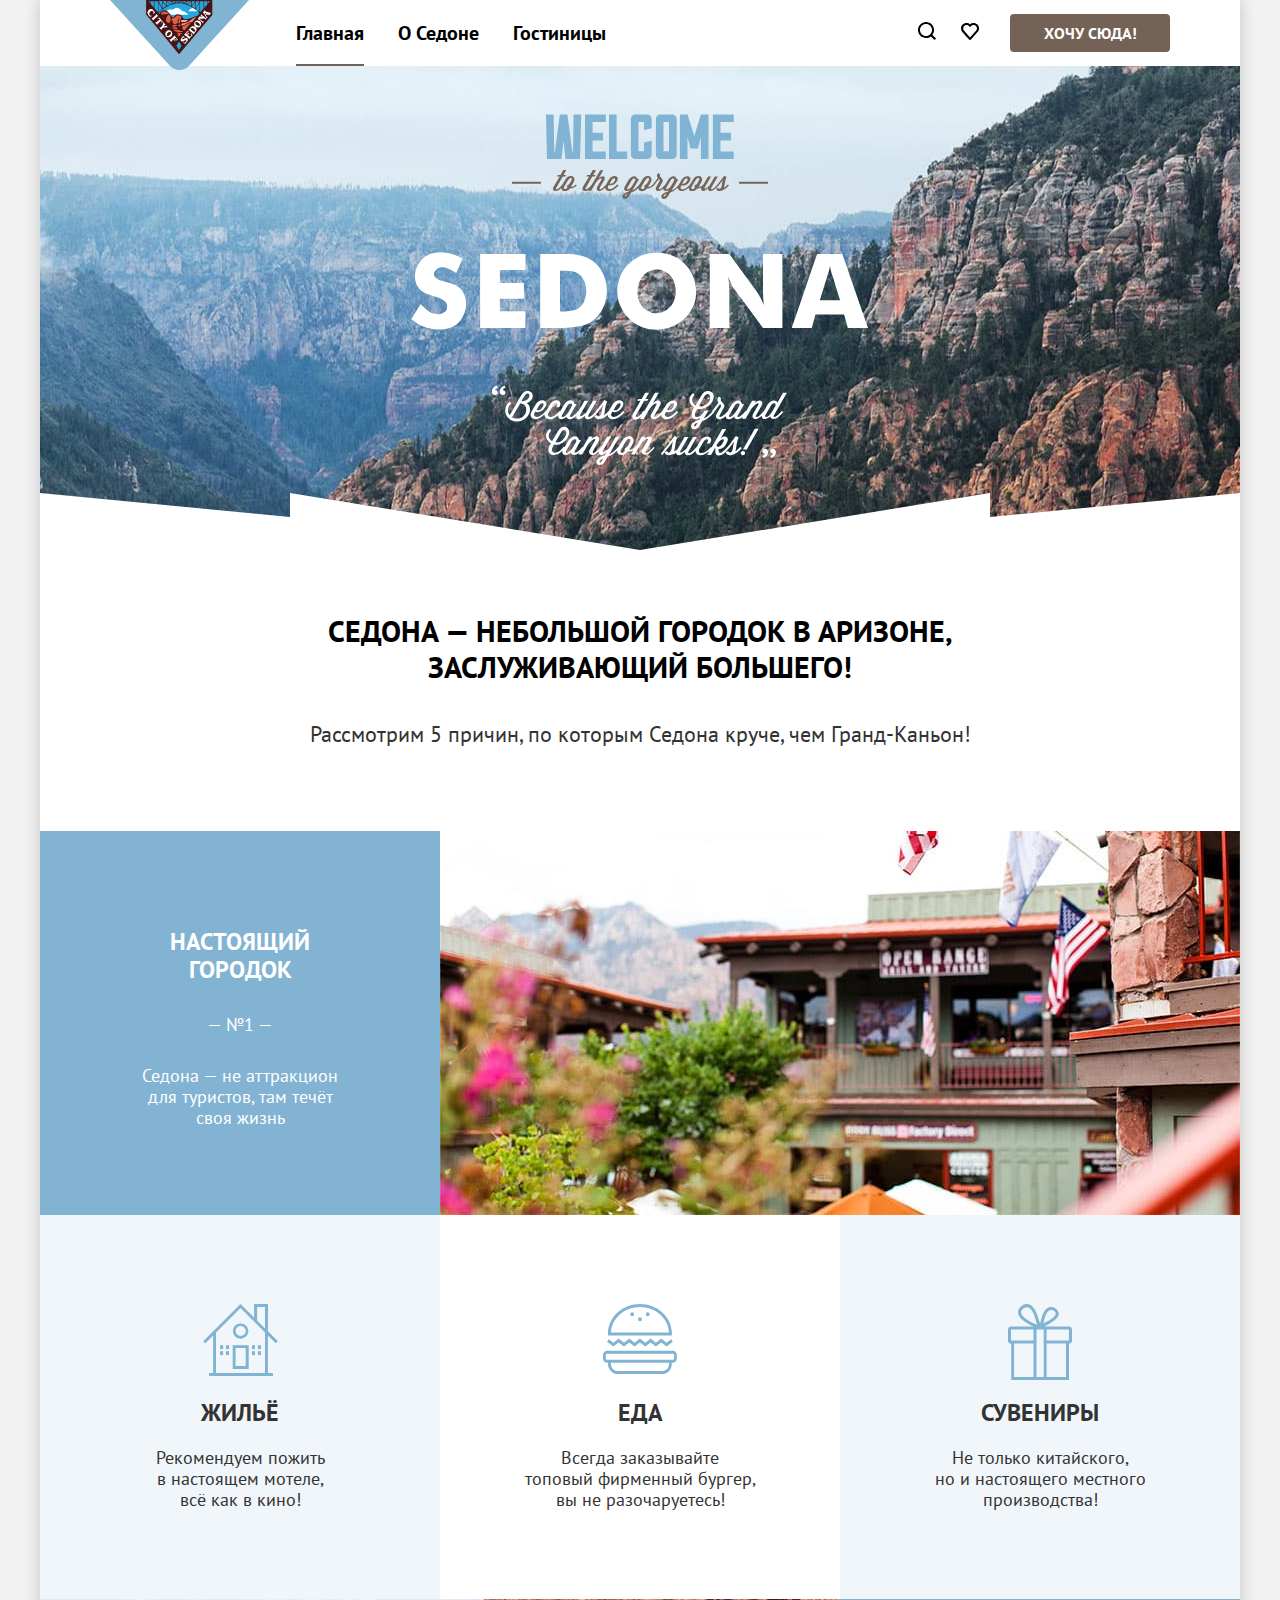
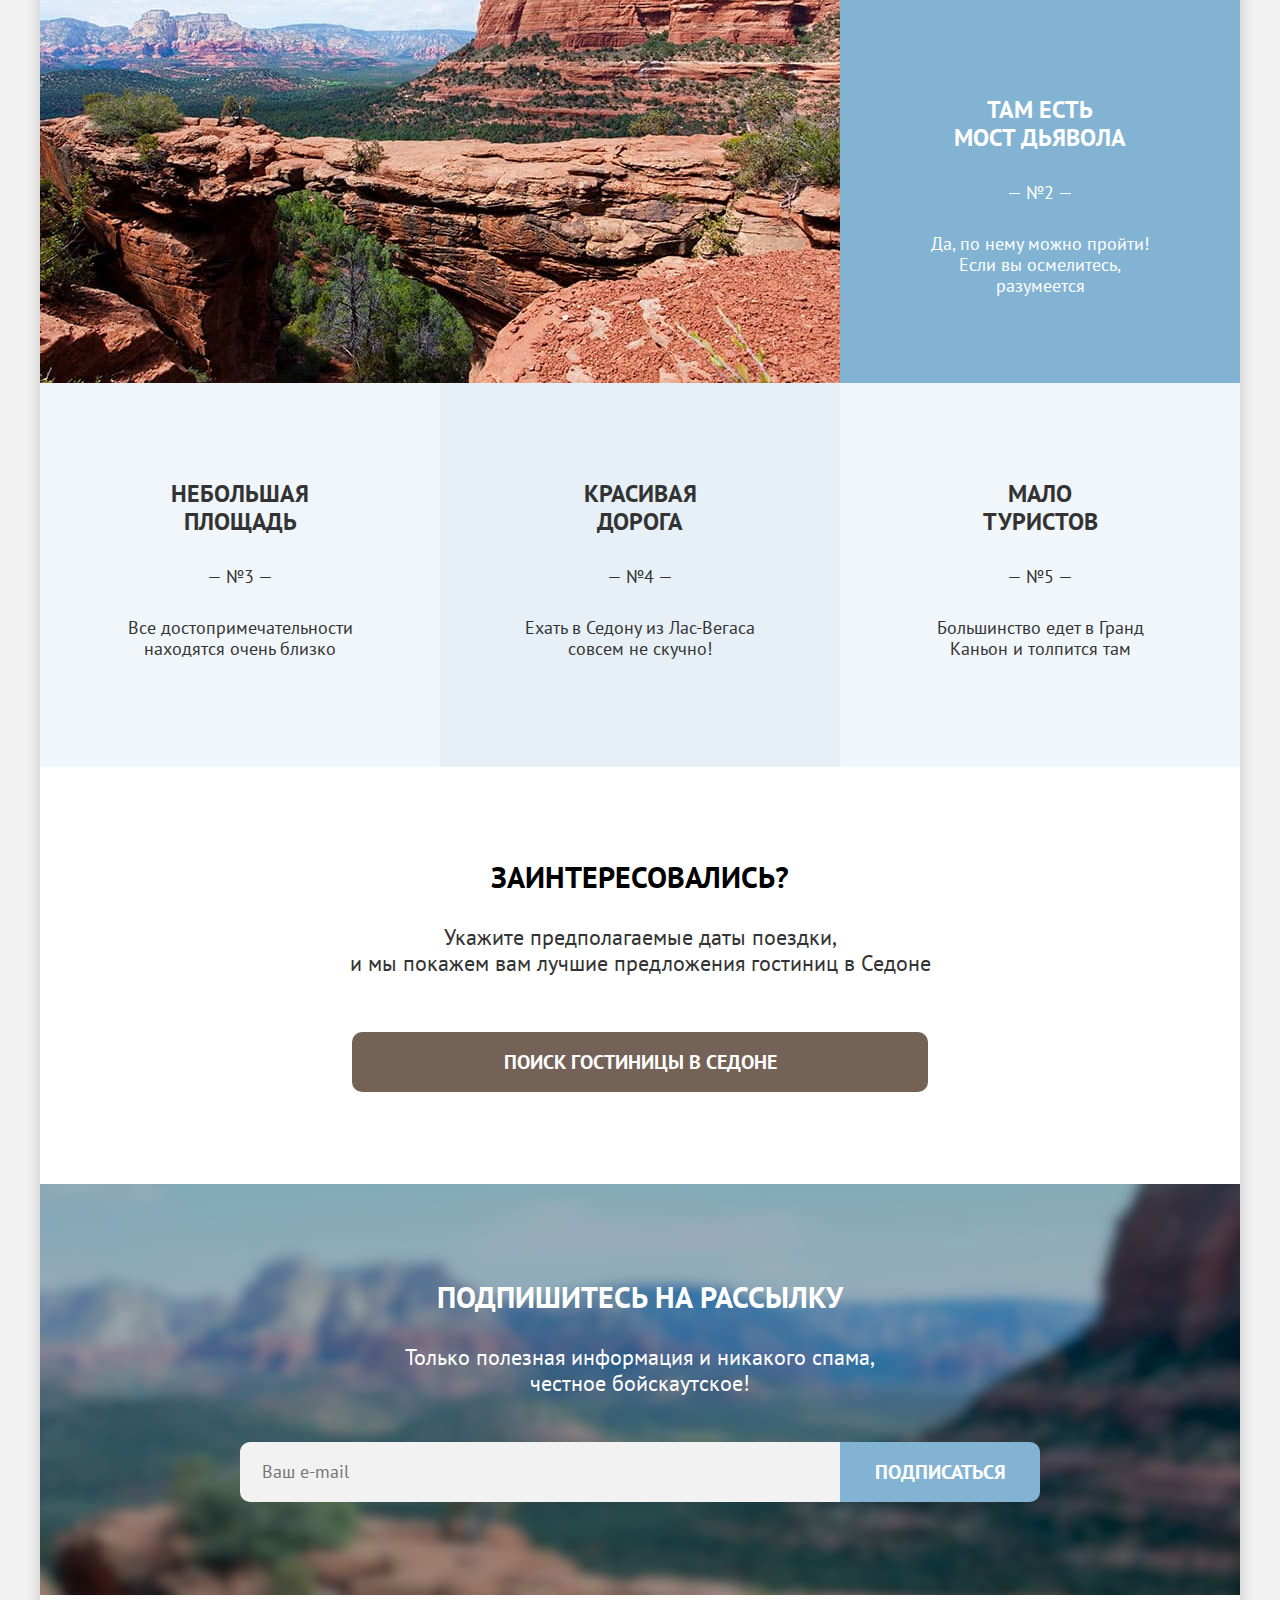
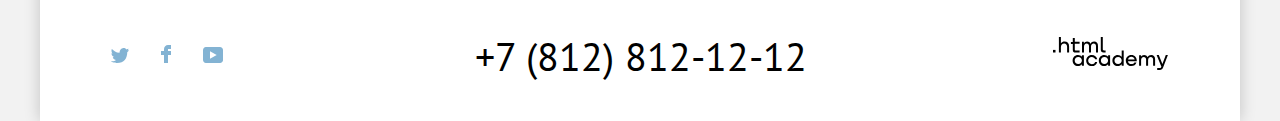
<file: index.html>
<!DOCTYPE html>
<html class="page" lang="ru">
  <head>
    <meta charset="utf-8">
    <link rel="stylesheet" href="./css/style.css">
    <link rel="icon" href="favicon.ico">
    <title>Курортный город Седона</title>
  </head>
  <body class="page__body">
    <header class="main-header">
      <nav class="navigation">
        <a class="navigation__logo" href="./index.html">
          <img class="navigation__image" src="./images/logo.svg" width="139" height="70" alt="Логотип Седоны">
        </a>

        <ul class="navigation__list">
          <li class="navigation__item">
            <a class="navigation__link navigation__link--current" href="#">Главная</a>
          </li>
          <li class="navigation__item">
            <a class="navigation__link" href="#">О Седоне</a>
          </li>
          <li class="navigation__item">
            <a class="navigation__link" href="./catalog.html">Гостиницы</a>
          </li>
        </ul>

        <ul class="navigation__list user-menu">
          <li class="user-menu__item">
            <a class="user-menu__link" href="#">
              <span class="visually-hidden">Поиск</span>
              <svg width="19" height="19" viewBox="0 0 19 19" aria-hidden="true">
              <path d="M18.0511 16.6L14.3406 12.9C15.3434 11.6 16.0454 9.9 16.0454 8C16.0454 3.6 12.4352 0 8.02271 0C3.61022 0 0 3.7 0 8.1C0 12.5 3.61022 16.1 8.02271 16.1C9.82781 16.1 11.5326 15.5 12.9366 14.4L16.6471 18.1L18.0511 16.6ZM8.02271 14.1C4.71334 14.1 2.00568 11.4 2.00568 8.1C2.00568 4.8 4.71334 2.1 8.02271 2.1C11.3321 2.1 14.0397 4.8 14.0397 8.1C14.0397 11.4 11.3321 14.1 8.02271 14.1Z" />
              </svg>  
            </a>
          </li>
          <li class="user-menu__item user-menu__item--icon">
            <a class="user-menu__link" href="#">
              <span class="visually-hidden">Избранное</span>
              <svg width="19" height="17" viewBox="0 0 19 17" aria-hidden="true">
                <path d="M8.92526 17C8.62441 17 8.32356 16.9 8.12299 16.6C2.70766 10.5 1.40397 9.1 1.10312 8.7C0.401135 7.8 0 6.6 0 5.4C0 2.4 2.40681 0 5.51561 0C6.8193 0 8.02271 0.5 9.02554 1.3C10.0284 0.5 11.3321 0 12.5355 0C15.544 0 18.0511 2.4 18.0511 5.4C18.0511 6.7 17.5497 7.9 16.7474 8.8L9.72753 16.7C9.52696 16.9 9.3264 17 8.92526 17ZM2.90823 7.5C3.20908 7.9 6.41816 11.5 9.02554 14.4L15.2431 7.4C15.7446 6.9 15.9451 6.2 15.9451 5.4C15.9451 3.6 14.4409 2.1 12.6358 2.1C11.6329 2.1 10.6301 2.6 9.9281 3.4C9.62725 3.7 9.3264 3.8 9.02554 3.8C8.72469 3.8 8.42384 3.6 8.22327 3.4C7.52129 2.6 6.51845 2.1 5.51561 2.1C3.7105 2.1 2.20624 3.6 2.20624 5.4C2.10596 6.3 2.5071 7 2.90823 7.5C2.80795 7.5 2.80795 7.5 2.90823 7.5Z" />
              </svg>
              <span class="user-menu__count-icon user-menu__count-icon-close">12</span>
            </a>
          </li>
          <li class="navigation__button">
            <a class="user-menu__button" href="#">Хочу сюда!</a>
          </li>
        </ul>
      </nav>
    </header> 
    <main class="page-main">
      <div class="main-promo">
        <h1 class="visually-hidden">Туристический город Седона</h1>
      </div>

      <section class="advantages">
        <div class="advantages__content">
          <p class="section-title">Седона — небольшой городок в Аризоне, заслуживающий большего!</p>
          <p class="section-description">Рассмотрим 5 причин, по которым Седона круче, чем Гранд-Каньон!</p>
        </div>
      
        <ul class="advantsges__list">
          <li class="list__item">
            <div class="list__description">
              <h3 class="advantages-title">Настоящий<br>городок</h3>
              <p class="advantages-text advantages-number">— №1 —</p>
              <p class="advantages-text">Седона — не аттракцион<br>для туристов, там течёт<br>своя жизнь</p>
            </div>
          </li>
          <li class="list__img">
            <img class="advantages-img" src="./images/content/real-city.jpg" width="800" height="384" alt="Фото города Седона с заведенями">
          </li>
          <li class="list__item list__item-house">
            <div class="list__description">
              <h4 class="advantages-title">Жильё</h4>
              <p class="advantages-text">Рекомендуем пожить<br>в настоящем мотеле,<br>всё как в кино!</p>
            </div>
          </li>
          <li class="list__item list__item-food">
            <div class="list__description">
              <h4 class="advantages-title">Еда</h4>
              <p class="advantages-text">Всегда заказывайте<br>топовый фирменный бургер,<br>вы не разочаруетесь!</p>
            </div>
          </li>
          <li class="list__item list__item-present">
            <div class="list__description">
              <h4 class="advantages-title">Сувениры</h4>
              <p class="advantages-text">Не только китайского,<br>но и настоящего местного<br>производства!</p>
            </div>
          </li>
          <li class="list__img">
            <img class="advantages-img" src="./images/content/devil-bridge.jpg" width="800" height="384" alt="Фото Моста дьявола: природного каменного моста между скалами">
          </li>
          <li class="list__item">
            <div class="list__description">
              <h3 class="advantages-title">Там есть<br>мост дьявола</h3>
              <p class="advantages-text advantages-number">— №2 —</p>
              <p class="advantages-text">Да, по нему можно пройти!<br>Если вы осмелитесь,<br>разумеется</p>
            </div>
          </li>
          <li class="list__item">
            <div class="list__description">
              <h3 class="advantages-title">Небольшая<br>площадь</h3>
              <p class="advantages-text advantages-number">— №3 —</p>
              <p class="advantages-text">Все достопримечательности<br> находятся очень близко</p>
            </div>
          </li>
          <li class="list__item">
            <div class="list__description">
              <h3 class="advantages-title">Красивая<br>дорога</h3>
              <p class="advantages-text advantages-number">— №4 —</p>
              <p class="advantages-text">Ехать в Седону из Лас-Вегаса<br> совсем не скучно!</p>
            </div>
          </li>
          <li class="list__item">
            <div class="list__description">
              <h3 class="advantages-title">Мало<br>туристов</h3>
              <p class="advantages-text advantages-number">— №5 —</p>
              <p class="advantages-text">Большинство едет в Гранд<br>Каньон и толпится там</p>
            </div>
          </li>
        </ul>
      </section>
      <section class="search">
        <h2 class="visually-hidden">Поиск гостиниц</h2>
        <p class="section-title search-title">Заинтересовались?</p>
        <p class="section-description search-description">Укажите предполагаемые даты поездки,<br>и мы покажем вам лучшие предложения гостиниц в Седоне</p>
        <a class="search-button" href="#">Поиск гостиницы в Седоне</a>
      </section>
      <section class="subscribe">
        <h2 class="section-title subscribe-title">Подпишитесь на рассылку</h2>
        <p class="section-description subscribe-description">Только полезная информация и никакого спама,<br>честное бойскаутское!</p>
        <form class="subscribe-form" action="https://echo.htmlacademy.ru/" method="post">
          <label class="subscribe-form__label">
            <input class="subscribe-form__input" type="email" name="email" placeholder="Ваш e-mail">
            <span class="visually-hidden">Ваш e-mail</span>
          </label>
          <button class="subscribe-form__button" type="submit">Подписаться</button>
        </form>
      </section>
    </main>
    <footer class="page-footer">
      <ul class="social">
        <li class="social__item">
          <a class="social__link" href="#">
            <span class="visually-hidden">Твиттер</span>
            <svg class="social__icon" width="18" height="15" viewBox="0 0 18 15" aria-hidden="true">
              <path d="M11.6 0.200056C13.4 -0.299944 14.8 0.500056 15.4 1.40006C16.1 1.20006 16.8 0.900056 17.5 0.700056C17.5 1.60006 16.9 2.20006 16.6 2.50006C17.3 2.60006 18 1.90006 18 1.90006C17.8 2.90006 16.9 3.70006 16.3 3.90006C16.1 10.7001 13 15.1001 5.7 15.0001C5.1 15.0001 5.8 15.0001 5.2 15.0001C4.8 15.0001 0.8 14.5001 0 13.1001C2.4 13.3001 4.1 12.7001 5 11.9001C4 11.6001 2.1 11.5001 1.8 9.00006C2.2 9.10006 2.4 9.20006 3.1 9.10006C1.8 8.30006 0.4 7.50006 0.5 5.30006C0.8 5.60006 1.6 5.80006 1.9 5.80006C1.1 5.60006 -0.2 2.50006 0.9 0.900056C2.8 2.80006 4.9 4.50006 8.5 4.70006C8.7 2.30006 9.7 0.800056 11.6 0.200056Z" />
            </svg>
          </a>
        </li>
        <li class="social__item">
          <a class="social__link" href="#">
            <span class="visually-hidden">Фейсбук</span>
            <svg class="social__icon" width="10" height="18" viewBox="0 0 10 18" aria-hidden="true">
              <path d="M7 0C4.8 0 3 1.8 3 4V6H0V10H3V18H7V10H10V6H7V4H10V0H7Z" />
            </svg>
          </a>
        </li>
        <li class="social__item">
          <a class="social__link" href="#">
            <span class="visually-hidden">Ютьюб</span>
            <svg class="social__icon" width="20" height="16" viewBox="0 0 20 16" aria-hidden="true">
              <path d="M17 0H2.9C1.2 0 0 1.5 0 3.2V12.7C0 14.5 1.2 16 2.9 16H17.2C18.7 16 20.1 14.5 20.1 12.8V3.2C19.9 1.5 18.7 0 17 0ZM7 11.8V4.2L13.7 8L7 11.8Z" />
            </svg>
          </a>
        </li>
      </ul>

      <a class="footer-phone" href="tel:+78128121212">+7 (812) 812-12-12</a>

      <a class="footer-developer" href="https://htmlacademy.ru/">
        <span class="visually-hidden">Разработано HTML Academy</span>
        <svg class="footer-developer-img" width="115" height="33" viewBox="0 0 115 33" aria-hidden="true">
          <path d="M0 12.9V15.5H2.5V12.9H0Z" />
          <path d="M11.6 4.5C10 4.5 8.8 5.2 8 6.2H7.9V0H5.9V15.5H7.9V10.2C7.9 8.1 9.2 6.6 11.2 6.6C13 6.6 14.1 8 14.1 9.8V15.5H16.1V9.4C16.2 6.4 14.3 4.5 11.6 4.5Z" />
          <path d="M26.6 4.8H21.8V1.1H19.8V4.9H17.9V6.9H19.8V12.9C19.8 14.6 20.8 15.6 22.5 15.6H26.6V13.6H22.9C22.2 13.6 21.8 13.2 21.8 12.5V6.8H26.6V4.8Z" />
          <path d="M41.1 4.6C39.5 4.6 38.2 5.4 37.6 6.7H37.5C36.9 5.5 35.7 4.6 34.1 4.6C32.7 4.6 31.6 5.4 31 6.4H30.9V4.8H29V15.4H31V10C31 8 32 6.5 33.6 6.5C35.1 6.5 36 7.5 36 9.1V15.4H38V9.8C38 7.4 39.4 6.5 40.6 6.5C42.1 6.5 43 7.5 43 9.1V15.4H45V8.9C45.1 6.4 43.6 4.6 41.1 4.6Z" />
          <path d="M47.8 12.7C47.8 14.4 48.8 15.4 50.6 15.4H52.6V13.4H50.9C50.2 13.4 49.8 13 49.8 12.3V0H47.8V12.7Z" />
          <path d="M28.9 19.7C28 18.6 26.7 17.9 25 17.9C21.9 17.9 19.6 20.2 19.6 23.5C19.6 26.8 21.9 29.1 25 29.1C26.8 29.1 28 28.3 28.8 27.2H28.9V28.8H30.9V18.2H28.9V19.7ZM25.3 27.1C23.1 27.1 21.7 25.5 21.7 23.5C21.7 21.5 23.1 19.9 25.3 19.9C27.5 19.9 28.9 21.5 28.9 23.5C28.9 25.4 27.5 27.1 25.3 27.1Z" />
          <path d="M44.2 22C43.7 19.6 41.6 17.9 38.8 17.9C35.4 17.9 33.2 20.4 33.2 23.5C33.2 26.6 35.4 29.1 38.8 29.1C41.6 29.1 43.7 27.3 44.2 24.9H42.1C41.7 26.2 40.4 27.2 38.8 27.2C36.6 27.2 35.2 25.6 35.2 23.6C35.2 21.6 36.6 20 38.8 20C40.4 20 41.6 21 42.1 22.2H44.2V22Z" />
          <path d="M55.1 19.7C54.2 18.6 52.9 17.9 51.2 17.9C48.1 17.9 45.8 20.2 45.8 23.5C45.8 26.8 48.1 29.1 51.2 29.1C53 29.1 54.2 28.3 55 27.2H55.1V28.8H57.1V18.2H55.1V19.7ZM51.5 27.1C49.3 27.1 47.9 25.5 47.9 23.5C47.9 21.5 49.3 19.9 51.5 19.9C53.7 19.9 55.1 21.5 55.1 23.5C55.1 25.4 53.6 27.1 51.5 27.1Z" />
          <path d="M68.7 19.8C67.8 18.7 66.5 17.9 64.8 17.9C61.7 17.9 59.4 20.2 59.4 23.5C59.4 26.8 61.6 29.1 64.8 29.1C66.5 29.1 67.8 28.3 68.6 27.3H68.7V28.8H70.7V13.4H68.7V19.8ZM65.1 27.1C62.9 27.1 61.5 25.5 61.5 23.5C61.5 21.5 62.9 19.9 65.1 19.9C67.3 19.9 68.7 21.5 68.7 23.5C68.6 25.5 67.2 27.1 65.1 27.1Z" />
          <path d="M78.3 17.9C75 17.9 72.8 20.4 72.8 23.5C72.8 26.5 74.9 29.1 78.3 29.1C80.8 29.1 82.8 27.8 83.5 25.5H81.4C80.9 26.5 79.8 27.1 78.4 27.1C76.5 27.1 75.1 25.8 75 24.2H83.8C84 20.6 81.8 17.9 78.3 17.9ZM78.3 19.8C80 19.8 81.3 20.8 81.6 22.4H75.1C75.4 20.9 76.6 19.8 78.3 19.8Z" />
          <path d="M98.2 17.9C96.6 17.9 95.3 18.7 94.6 19.9H94.5C93.9 18.7 92.7 17.9 91.1 17.9C89.7 17.9 88.6 18.6 88 19.7V18.2H86.1V28.8H88.1V23.4C88.1 21.4 89.1 20 90.7 19.9C92.2 19.9 93.1 20.9 93.1 22.5V28.8H95.1V23.2C95.1 20.8 96.5 19.9 97.7 19.9C99.2 19.9 100.1 20.9 100.1 22.5V28.8H102.1V22.3C102.2 19.7 100.7 17.9 98.2 17.9Z" />
          <path d="M109.4 27L105.8 18.1H103.6L108.4 29.7C108.1 30.6 107.7 30.9 106.7 30.9H104.2V32.9H106.7C108.5 32.9 109.5 32.1 110.2 30.3L114.9 18.1H112.8L109.4 27Z" />
        </svg>
      </a>
    </footer>
    <div class="modal-container modal-container-close">
      <div class="modal">
        <h2 class="modal-title">Поиск гостиницы в Седоне</h2>
        <button class="modal-close-button">
          <span class="visually-hidden">Закрыть</span>
        </button>
  
        <form class="modal-form" action="https://echo.htmlacademy.ru" method="get">
          <div class="modal-input">
            <label class="modal-input__label" for="date-in">Дата заезда:</label>
            <input class="modal-input__field" type="date" name="date-in" id="date-in" placeholder="Укажите дату" required>
            <span class="input-message input-message-close input-error" id="error-in">Мы не можем отправить вас в прошлое</span>
          </div>
          <div class="modal-input">
            <label class="modal-input__label" for="date-out">Дата выезда:</label>
            <input class="modal-input__field" type="date" name="date-out" id="date-out" placeholder="Укажите дату" required>
            <span class="input-message input-message-close">На эти даты есть свободные номера. Пока есть.</span>
          </div>
          <div class="modal-input">
            <div class="adult-input">
              <label class="modal-input__label" for="adult">Взрослые:</label>
              <div class="input-form">
                <button class="button-input button-minus minus-adult" type="button">
                  <span class="visually-hidden">Уменьшить количество</span>
                </button>
                <input class="input-number" type="number" name="adult" id="adult" placeholder="2">
                <button class="button-input button-plus plus-adult" type="button">
                  <span class="visually-hidden">Увеличить количество</span>
                </button>
              </div>
            </div>
            <div class="children-input">
              <label class="modal-input__label" for="children">Дети:</label>
              <button class="children-info" type="button">
                <span class="visually-hidden">информация</span>
              </button>
              <div class="input-form">
                <button class="button-input button-minus minus-child" type="button">
                  <span class="visually-hidden">Уменьшить количество</span>
                </button>
                <input class="input-number" type="number" name="children" id="children" placeholder="1">
                <button class="button-input button-plus plus-child" type="button">
                  <span class="visually-hidden">Увеличить количество</span>
                </button>
              </div>
            </div>
          </div>
          <button class="modal-form__button" type="submit">Найти</button>
        </form>
      </div>
    </div>
    <script src="./script.js"></script>
  </body>
</html>
</file>
<file: css/style.css>
@font-face {
    font-family: "PT Sans";
    font-weight: 400;
    font-style: normal;
    font-display: swap;
    src: url("../fonts/ptsans-400.woff2") format("woff2");
}
  
@font-face {
    font-family: "PT Sans";
    font-weight: 700;
    font-style: normal;
    font-display: swap;
    src: url("../fonts/ptsans-700.woff2") format("woff2");
}

*,
*::before,
*::after {
  box-sizing: border-box;
}

img {
  max-width: 100%;
  height: auto;
}

.visually-hidden {
    position: absolute;
    width: 1px;
    height: 1px;
    margin: -1px;
    padding: 0;
    border: 0;
    clip: rect(0 0 0 0);
    overflow: hidden;
}

.page {
    height: 100%;
    color: #333333;
    background-color: #f2f2f2;
    font-family: "PT Sans", sans-serif;
    font-size: 18px;
}

.page__body {
    width: 1200px;
    min-height: 100%;
    margin: 0 auto;
    background-color: #ffffff;
    box-shadow: 0 0 15px rgba(0, 0, 0, 0.2);
    display: flex;
    flex-direction: column;
}

/*Header*/
.navigation {
    width: 1060px;
    margin: 0 auto;
    display: flex;
}

.navigation__logo {
    position: relative;
    z-index: 1;
    margin-bottom: -10px;
    margin-right: 30px;
}

.navigation__image {
    display: block;
}

.navigation__list {
    width: 345px;
    list-style-type: none;
    padding: 0;
    margin: 0;
    display: flex;
    flex-wrap: wrap;
}

.navigation__link {
    display: block;
    font-family: 'PT Sans';
    font-style: normal;
    font-weight: 700;
    font-size: 20px;
    line-height: 26px;
    color: #000000;
    padding: 20px 17px;
    text-decoration: none;
}

.navigation__link--current {
    text-decoration: underline 2px solid #756257;
    text-underline-offset: 24px;
}

.user-menu {
    width: 264px;
    margin-left: auto;
}

.user-menu__link {
    display: block;
    padding: 22px 12px 20px;
}

.user-menu__item--icon {
    position: relative;
}

.user-menu__count-icon {
    display: block;
    padding: 3px;
    width: 20px;
    height: 20px;
    background: #7DB54F;
    border-radius: 10px;
    color: #FFFFFF;
    font-family: 'PT Sans';
    font-style: normal;
    font-weight: 400;
    font-size: 10px;
    line-height: 13px;
    text-align: center;
    position: absolute;
    top: 20%;
    left: 50%;
}

.user-menu__count-icon-close {
    display: none;
}

.navigation__button {
    margin-left: 18px;
    align-self: center;
}

.user-menu__button {
    font-family: 'PT Sans';
    font-style: normal;
    font-weight: 700;
    font-size: 16px;
    line-height: 20px;
    color: #FFFFFF;
    background-color: #756257;
    text-decoration: none;
    text-transform: uppercase;
    text-align: center;
    padding: 9px 15px;
    border-radius: 4px;
    width: 160px;
    display: block;
}

/*Header stylegide*/
.navigation__link:hover,
.user-menu__link:hover {
    color: #756257;
    fill: #756257;
}

.navigation__link:active,
.user-menu__link:active {
    color: rgba(117, 98, 87, 0.3);
    fill: rgba(117, 98, 87, 0.3);
}

.user-menu__button:hover {
    background-color: #615048;
}

.user-menu__button:active {
    background-color: #615048;
    color: rgba(255, 255, 255, 0.3);
}

.user-menu__button:focus {
    outline-color: #83B3D3;
}


/*Main*/
.page-main {
    flex-grow: 1;
}

.main-promo {
    min-height: 484px;
    background-color: #83B3D3;
    background-repeat: no-repeat;
    background-position:
    50% 48px,
    50% 100%,
    50% 50%;
    background-size:
    auto auto,
    100% auto,
    cover;
    background-image: 
    url("../images/welcome.svg"),
    url("../images/background/divider.svg"),
    url("../images/background/promo.jpg");
}

.advantages {
    text-align: center;
}

.advantages__content {
    padding: 63px 240px 84px;
}

.section-title {
    margin: 0;
    margin-bottom: 36px;
    color: #000000;
    font-size: 30px;
    font-weight: 700;
    line-height: 36px;
    text-transform: uppercase;
}
  
  .section-description {
    margin: 0;
    font-size: 22px;
    line-height: 26px;
}

.advantsges__list {
    padding: 0;
    margin: 0 auto;
    list-style-type: none;
    display: flex;
    flex-wrap: wrap;
}

.list__item {
    width: 400px;
    min-height: 384px;
    text-align: center;
}

.list__item:nth-child(1),
.list__item:nth-child(7) {
    background-color: #83B3D3;
    color: #FFFFFF;
}

.list__item:nth-child(8),
.list__item:nth-child(10) {
    background-color: rgba(131, 179, 211, 0.12);
}

.list__item:nth-child(9) {
    background-color: rgba(131, 179, 211, 0.2);
}

.advantages-title {
    padding-top: 97px;
    margin: 0;
    margin-bottom: 30px;
    font-family: 'PT Sans';
    font-style: normal;
    font-weight: 700;
    font-size: 24px;
    line-height: 28px;
    text-align: center;
    text-transform: uppercase;
}

.list__item-house .advantages-title,
.list__item-food .advantages-title,
.list__item-present .advantages-title {
    padding-top: 184px;
    margin-bottom: 20px;
}

.list__item-house {
    background-image: url("../images/icons/house.svg");
    background-repeat: no-repeat;
    background-position: top 89px center;
    background-color: rgba(131, 179, 211, 0.12);
}

.list__item-food {
    background-image: url("../images/icons/food.svg");
    background-repeat: no-repeat;
    background-position: top 89px center;
}

.list__item-present {
    background-image: url("../images/icons/present.svg");
    background-repeat: no-repeat;
    background-position: top 89px center; 
    background-color: rgba(131, 179, 211, 0.12);
}

.advantages-text {
    margin: 0;
    font-family: 'PT Sans';
    font-style: normal;
    font-weight: 400;
    font-size: 18px;
    line-height: 21px;
    text-align: center;
}

.advantages-img {
    display: block;
}

.advantages-number {
    margin-bottom: 30px;
}

/*Search*/
.search {
    min-height: 417px;
    text-align: center;
    padding-top: 92px;
}

.search-title {
    margin: 0;
    margin-bottom: 29px;
}

.search-description {
    margin: 0;
    margin-bottom: 56px;
}

.search-button {
    display: block;
    color: #FFFFFF;
    background-color: #756257;
    text-decoration: none;
    text-transform: uppercase;
    font-family: 'PT Sans';
    font-style: normal;
    font-weight: 700;
    font-size: 20px;
    line-height: 36px;
    padding: 12px;
    margin: 0 auto;
    border-radius: 10px;
    width: 576px;
}

/*Search styleguide*/
.search-button:hover {
    background: #615048;
}

.search-button:focus {
    outline-color: #83B3D3;
}

.search-button:active {
    color: rgba(255, 255, 255, 0.3);
    background: #615048;
}


/*Subscribe*/
.subscribe {
    min-height: 411px;
    padding: 95px 200px 80px;
    text-align: center;
    background-color: #83B3D3;
    color: #FFFFFF;
    background-image: url("../images/background/subscribe.jpg");
    background-repeat: no-repeat;
    background-position: center;
}

.subscribe-title {
    color: #FFFFFF;
    margin: 0;
    margin-bottom: 29px;
}

.subscribe-description {
    margin: 0;
    margin-bottom: 46px;
}

.subscribe-form {
    display: flex;
}

.subscribe-form__input {
    width: 600px;
    min-height: 60px;
    padding: 17px 22px;
    font-family: 'PT Sans';
    font-style: normal;
    font-weight: 400;
    font-size: 18px;
    line-height: 26px;
    background-color: #F2F2F2;
    border: none;
    border-radius: 10px 0 0 10px;
}

.subscribe-form__button {
    width: 200px;
    min-height: 35px;
    border: none;
    border-radius: 0 10px 10px 0;
    background-color: #83B3D3;
    color: #FFFFFF;
    text-transform: uppercase;
    font-family: 'PT Sans';
    font-style: normal;
    font-weight: 700;
    font-size: 20px;
    line-height: 26px;
}

/*Subscribe styleguide*/
.subscribe-form__input:hover {
    background-color: #E6E6E6;
}

.subscribe-form__input:focus {
    outline-color: #83B3D3;
}

.subscribe-form__button:hover {
    background-color: #68A2CA;
    cursor: pointer;
}

.subscribe-form__button:active {
    background-color: #68A2CA;
    color: rgba(255, 255, 255, 0.3);
}

.subscribe-form__button:focus {
    outline-color: #756257;
}

/*Footer*/
.page-footer {
    min-height: 120px;
    display: flex;
    justify-content: space-between;
    padding: 26px 62px 30px 55px;
}

.social {
    align-items: center;
    margin: 0;
    padding: 0;
    list-style-type: none;
    display: flex;
}

.social__link {
    padding: 10px 16px;
}

.social__icon {
    fill: #83B3D3;
}

.footer-phone {
    padding: 15px;
    display: block;
    text-decoration: none;
    text-align: center;
    font-family: 'PT Sans';
    font-style: normal;
    font-weight: 400;
    font-size: 40px;
    line-height: 40px;
    color:#000000;
}

.footer-developer {
    padding: 10px;
    align-self: center;
}

/*Footer styleguide*/
.social__icon:hover {
    fill: #68A2CA;
}

.social__link:focus {
    outline-color: #83B3D3;
}

.social__icon:active {
    opacity: 0.3;
}

.footer-phone:hover {
    color: #756257;
}

.footer-phone:focus {
    outline-color: #83B3D3;
}

.footer-phone:active {
    opacity: 0.3;
}

.footer-developer-img:hover {
    fill: #756257;
}

.footer-developer:focus {
    outline-color: #83B3D3;
}

.footer-developer-img:active {
    opacity: 0.3;
}

/*Catalog*/
.filter-hotels {
    background-color: #83B3D3;
    color:#FFFFFF;
    min-height: 408px;
    padding: 33px 71px 73px;
    background-image: url("../images/background/filter.jpg");
}

.filter-hotels__title {
    margin: 0;
    font-family: 'PT Sans';
    font-style: normal;
    font-weight: 700;
    font-size: 60px;
    line-height: 78px;
}

/*Breadcrumbs*/
.breadcrumbs {
    list-style-type: none;
    margin: 0;
    margin-top: -5px;
    margin-left: 1px;
    padding: 0;
    display: flex;
    position: relative;
}

.breadcrumbs__link {
    display: block;
    font-family: 'PT Sans';
    font-style: normal;
    font-weight: 400;
    font-size: 16px;
    line-height: 21px;
    text-decoration: none;
    color: #FFFFFF;
}

.breadcrumbs__link-icon {
    margin-right: 27px;
}

.breadcrumbs__link-icon::after {
    content: url("../images/icons/chevron-right.svg");
    width: 5px;
    height: 8px;
    position: absolute;
    left: 25px;
}

/*Breadcrumbs stylegide*/
.breadcrumbs__link:hover {
    opacity: 0.6;
    cursor: pointer;
}

.breadcrumbs__link:focus {
    outline: none;
    border-radius: 4px;
    box-shadow: 0 0 0 3px #83B3D3;
}

.breadcrumbs__link:active {
    opacity: 0.3;
    cursor: pointer;
}

.filter-reset:hover {
    opacity: 0.6;
    cursor: pointer;
}

.filter-reset:active {
    opacity: 0.6;
}

.filter-reset:focus {
    outline-color: #83B3D3;
}

/*Filter form*/
.filer-hotels__form {
    margin-top: 42px;
    display: flex;
}

.form-group {
    display: flex;
    flex-direction: column;
    border: none;
    margin: 0;
    padding: 0;
}

.form-group__label {
    position: relative;
}

.form-group:first-child {
    margin-right: 67px;
}

.control-mark {
    position: absolute;
    content: "";
    width: 19px;
    height: 19px;
    background-color: #FFFFFF;
    border-radius: 4px;
    top: 2px;
    left: 2px;
}

.control-radio {
    position: absolute;
    content: "";
    width: 19px;
    height: 19px;
    background-color: #FFFFFF;
    border-radius: 50%;
    top: 2px;
    left: 2px;
}

.input-checkbox[type="checkbox"]:checked + .control-mark::before {
    content: url("../images/icons/check.svg");
    position: absolute;
    left: 20%;
    top: -2px;
    width: 12px;
    height: 10px;
}

.input-radio[type="radio"]:checked + .control-radio::before {
    content: "";
    position: absolute;
    width: 10px;
    height: 10px;
    border-radius: 50%;
    background-color: #3F5E72;
    left: 25%;
    top: 4px;
}

.form-group__title {
    font-family: 'PT Sans';
    font-style: normal;
    font-weight: 700;
    font-size: 20px;
    line-height: 26px;
    padding: 0;
    margin: 0;
    margin-bottom: 30px;
}

.form-group__name {
    display: block;
    font-family: 'PT Sans';
    font-style: normal;
    font-weight: 400;
    font-size: 18px;
    line-height: 23px;
    margin-left: 40px;
    margin-bottom: 13px;
}

/*Filter form styleguide*/
.control-mark:hover {
    background: rgba(255, 255, 255, 0.6);
}

.control-mark:active {
    background: rgba(255, 255, 255, 0.3);
}

.input-checkbox[type="checkbox"]:focus + .control-mark {
    outline: 3px solid #83B3D3;
}

.input-radio[type="radio"]:focus + .control-radio {
    outline: 3px solid #83B3D3;
}

/*Range*/

/*Rane input*/
.range {
    width: 288px;
    border: none;
    margin: 0;
    padding: 0;
    margin-left: 168px;
}

.range__title {
    font-family: 'PT Sans';
    font-style: normal;
    font-weight: 700;
    font-size: 20px;
    line-height: 26px;
    margin-bottom: 37px;
}

.range__fields {
    display: flex;
    margin-bottom: 28px;
}

.range-field {
    position: relative;
}

.range-input {
    padding: 14px 19px;
    width: 143px;
    height: 48px;
    background: transparent;
    border: 2px solid #FFFFFF;
    font-family: 'PT Sans';
    font-style: normal;
    font-weight: 400;
    font-size: 18px;
    line-height: 23px;
    color: #FFFFFF;
}

.range-input::-webkit-inner-spin-button,
.range-input::-webkit-outer-spin-button {
  -webkit-appearance: none;
  margin: 0;
}

.input-left {
    border-radius: 4px 0 0 4px;
}

.input-right {
    border-radius: 0 4px 4px 0;
}

.range-title {
    position: absolute;
    opacity: 0.3;
    transform: translateX(-30px) translateY(10px);
}

/*Range input styleguide*/
.range-field:hover {
    opacity: 0.6;
}

.range-input:active {
    outline: none;
    background-color: #756257;
}

.range-input:focus {
    outline: 2px solid #FFFFFF;
    border: 2px solid #81B3D2;
    box-shadow: 0px 0px 0px 3px #81B3D2;
}

/*Range slider*/
.range-slider {
    width: 287px;
    height: 4px;
    background-color: grey;
    opacity: 0,6;
}

.slider-bar {
    width: 227px;
    height: 4px;
    background-color: #FFFFFF;
    position: relative;
}

.slider-thumb {
    background-color: #FFFFFF;
    width: 20px;
    height: 20px;
    border: none;
    border-radius: 4px;
    position: absolute;
    top: -9px;
}

.slider-thumb:nth-child(2) {
    transform: translateX(218px);
}

/*Range slider styleguide*/
.slider-thumb:hover {
    box-shadow: 0 4px 10px rgba(0, 0, 0, 0.25);
    cursor: pointer;
  }

.slider-thumb:focus {
    outline: 3px solid #83b3d3;
}

.slider-thumb:active {
    outline-width: 2px;
    box-shadow: 0 7px 15px rgba(0, 0, 0, 0.4);
}

/*Filter buttons*/
.filter-buttons {
    display: flex;
    flex-direction: column;
    justify-content: center;
    margin-left: auto;
}

.filter-submit {
    width: 160px;
    padding: 13px 15px;
    font-family: 'PT Sans';
    font-style: normal;
    font-weight: 700;
    font-size: 16px;
    line-height: 21px;
    text-transform: uppercase;
    background-color: #83B3D3;
    color: #FFFFFF;
    border: none;
    border-radius: 4px;
    margin-top: 56px;
    margin-bottom: 15px;
}

.filter-reset {
    padding: 5px 10px;
    width: 160px;
    border: none;
    background: transparent;
    font-family: 'PT Sans';
    font-style: normal;
    font-weight: 400;
    font-size: 18px;
    line-height: 23px;
    text-align: center;
    color: #FFFFFF;
}

/*Filter buttons styleguide*/
.filter-submit:hover {
    background: #68A2CA;
    cursor: pointer;
}

.filter-submit:focus {
    background: #68A2CA;
    outline-color: #FFFFFF;
    outline-width: 2px;
}

.filter-submit:active {
    color: rgba(255, 255, 255, 0.3);
}

/*Catalog sort*/
.catalog__sort {
    display: flex;
    width: 1056px;
    margin: 0 auto;
    padding-top: 40px;
    padding-bottom: 53px;
}

.sort-title {
    font-family: 'PT Sans';
    font-style: normal;
    font-weight: 700;
    font-size: 30px;
    line-height: 50px;
    text-transform: uppercase;
    display: block;
}

.sort-form {
    margin-left: auto;
    margin-right: 81px;
}

.sort-input {
    width: 287px;
    border: 2px solid #E6E6E6;
    border-radius: 4px;
    font-family: 'PT Sans';
    font-style: normal;
    font-weight: 400;
    font-size: 18px;
    line-height: 23px;
    color: #333333;
    background-color: #FFFFFF;
    padding: 12px 19px;
    appearance: none;
    background-image: url("../images/icons/chevron-down.svg");
    background-repeat: no-repeat;
    background-position: right 16px center;
}

.sort-button {
    display: flex;
}

.sort-title {
    margin: 0;
}

.button-view {
    display: block;
    width: 48px;
    height: 48px;
    background-position: 50% 50%;
    background-repeat: no-repeat;
    border: 2px solid #e6e6e6;
    border-radius: 4px;
    margin-right: 8px;
}

.button-view--current {
    border: 2px solid #000000;
}

.button-view:last-child {
    margin: 0;
}

.sort-cards {
    background-image: url("../images/icons/cards.svg");
}

.sort-slide {
    background-image: url("../images/icons/slides.svg");
}
  
.sort-list {
    background-image: url("../images/icons/list.svg");
}

/*Sort styleguide*/
.sort-input:hover {
    border: 2px solid #83B3D3;
}

.sort-input:active {
    outline: none;
    border: 2px solid #E6E6E6;
    opacity: 0.6;
}

.sort-input:focus {
    outline: none;
    border-color: #83b3d3;
}

.button-view:hover {
    border: 2px solid #83B3D3;
}

.button-view:focus {
    outline: none;
    border: 2px solid #83B3D3;
}


/*Catalog cards*/
.catalog__cards {
    list-style-type: none;
    padding: 0;
    margin: 0 auto;
    margin-bottom: 32px;
    width: 1056px;
    display: grid;
    grid-template-columns: repeat(3,1fr);
    gap: 10px 18px;
}

.card-grid {
    width: 300px;
    display: grid;
    grid-template-columns: 1fr 1fr;
    gap: 15px 26px;
}

.cards-item {
    width: 340px;
    padding: 20px;
}

.card-link {
    text-decoration: none;
}

.card-img {
    display: block;
}

.card-title {
    margin: 0;
    margin-top: 16px;
    font-family: 'PT Sans';
    font-style: normal;
    font-weight: 700;
    font-size: 24px;
    line-height: 31px;
    color: #000000;
}

.card-grid {
    margin-top: 16px;
}

.grid-title,
.grid-price {
    margin: 0;
    font-family: 'PT Sans';
    font-style: normal;
    font-weight: 400;
    font-size: 18px;
    line-height: 23px;
    color: #333333;
}

.grid-button {
    width: 133px;
    display: block;
    padding: 9px 15px;
    text-decoration: none;
    font-family: 'PT Sans';
    font-style: normal;
    font-weight: 700;
    font-size: 16px;
    line-height: 21px;
    text-align: center;
    text-transform: uppercase;
    background-color: #756257;
    color: #FFFFFF;
    border-radius: 4px;
}

.grid-favorites {
    width: 141px;
    background-color: #83B3D3;
    text-decoration: none;
}

.grid-favorites--current {
    background-color: #7DB54F;
}

.grid-rate {
    margin: 0;
    margin-left: -18px;
    width: 160px;
    font-family: 'PT Sans';
    font-style: normal;
    font-weight: 400;
    font-size: 16px;
    line-height: 21px;
    text-align: center;
    text-transform: uppercase;
    color: #333333;
    background-color: #F2F2F2;
    padding: 7px 8px 5px;
    border-radius: 4px;
}

/*Catalog styleguide*/
.card-link:hover {
    opacity: 0.6;
}

.card-link:active {
    opacity: 0.3;
}

.card-link:focus {
    outline-color: #83B3D3;
}

.grid-button:hover {
    background: #615048;
}

.grid-button:focus {
    background: #615048;
    outline-color: #68A2CA;
}

.grid-button:active {
    background: #615048;
    color: rgba(255, 255, 255, 0.3);
}

.grid-favorites:hover {
    background: #68A2CA;
}

.grid-favorites:focus {
    background: #68A2CA;
    outline-color: #615048;
}

.grid-favorites:active {
    background: #68A2CA;
    color: rgba(255, 255, 255, 0.3);
}

.grid-favorites--current:hover {
    background: #6C9E42;
}

.grid-favorites--current:focus {
    background: #6C9E42;
    outline-color: #615048;
}

.grid-favorites--current:active {
    background: #6C9E42;
    color: rgba(255, 255, 255, 0.3);
}

/* Star */
.star {
    width: 23px;
    margin: 0;
    min-height: 37px;
    background-repeat: repeat-x;
    background-position: 0 50%;
    background-size: 23px 17px;
    background-image: url("../images/icons/star.svg");
}
  
.star-two {
    width: 46px;
}
  
.star-three {
    width: 69px;
}
  
.star-four {
    width: 92px;
}
  
.star-five {
    width: 115px;
}

/*Pagination*/
.pagination-button-wrapper {
    margin: 0 auto;
    padding: 30px 220px 30px;
    width: 1056px;
    border-top: 1px solid #E6E6E6;
    border-bottom: 1px solid #E6E6E6;
}

.pagination__button {
    width: 620px;
    min-height: 60px;
    font-family: 'PT Sans';
    font-style: normal;
    font-weight: 700;
    font-size: 20px;
    line-height: 26px;
    text-transform: uppercase;
    color: #FFFFFF;
    background-color: #83B3D3;
    border: none;
    border-radius: 4px;
    padding: 17px 30px;
}

.pagination__list {
    list-style-type: none;
    padding: 0;
    margin: 0;
    display: flex;
}

.pagination-item {
    margin-left: 8px;
}

.pagination-link {
    display: block;
    width: 55px;
    height: 55px;
    padding: 14px 13px;
    text-decoration: none;
    font-family: 'PT Sans';
    font-style: normal;
    font-weight: 700;
    font-size: 20px;
    line-height: 26px;
    color: #FFFFFF;
    background-color: #83B3D3;
    text-align: center;
    border-radius: 4px;
}

.pagination__link--current {
    color: #333333;
    background-color: #F2F2F2;
}

.pagination__wrapper {
    width: 1056px;
    margin: 0 auto;
    margin-top: 30px;
    display: flex;
}

.select-label {
    margin: 16px 0;
    font-family: 'PT Sans';
    font-style: normal;
    font-weight: 400;
    font-size: 18px;
    line-height: 23px;
    color: #333333;
}

.select__form-field {
    margin-left: 50px;
    width: 160px;
    height: 48px;
    padding: 14px;
    font-family: 'PT Sans';
    font-style: normal;
    font-weight: 400;
    font-size: 18px;
    line-height: 23px;
    color: #333333;
    appearance: none;
    background-image: url("../images/icons/chevron-down.svg");
    background-repeat: no-repeat;
    background-position: right 16px center;
    border: none;
    background-color: #FFFFFF;
    border: 2px solid #E6E6E6;
    border-radius: 4px;
}

.pagination-select {
    display: flex;
    margin-left: auto;
}

/*Pagination styleguide*/
.pagination-link:hover,
.pagination__button:hover {
    background: #68A2CA;
    cursor: pointer;
}

.pagination-link:active,
.pagination__button:active {
    background: #68A2CA;
    color: rgba(255, 255, 255, 0.3);
}

.pagination-link:focus,
.pagination__button:focus {
    background: #68A2CA;
    outline: 3px solid #756257;;
}

.select__form-field:hover {
    border: 2px solid #83B3D3;
}

.select__form-field:active {
    outline: none;
    border: 2px solid #E6E6E6;
    opacity: 0.6;
}

.select__form-field:focus {
    outline: none;
    border-color: #83b3d3;
}

/*Subscribe catalog*/
.subscribe-catalog {
    background-image: none;
    background-color: #FFFFFF;
    color: #333333;
    padding-top: 75px;
    margin-bottom: 43px;
}

.subscribe-catalog-title {
    color: #000000;
    margin-bottom: 45px;
}

/*Modal window*/
.modal-container-close {
    display: none;
}

.modal-container {
    z-index: 2;
    position: fixed;
    top: 0;
    left: 0;
    width: 100%;
    height: 100%;
    background: rgba(242, 242, 242, 0.8);
}

.modal {
    width: 715px;
    min-height: 560px;
    background-color: #FFFFFF;
    position: relative;
    box-shadow: 0px 25px 50px rgba(0, 0, 0, 0.15);
    border-radius: 30px;
    padding: 70px;
    padding-top: 72px;
    margin: 0 auto;
    margin-top: 220px;
    position: relative;
}

.modal-title {
    margin: 0;
    margin-bottom: 59px;
    font-family: 'PT Sans';
    font-style: normal;
    font-weight: 700;
    font-size: 30px;
    line-height: 40px;
    text-transform: uppercase;
    color: #000000;
}

.modal-input {
    display: flex;
    justify-content: space-between;
    width: 575px;
    padding-bottom: 40px;
}

.modal-input__label {
    font-family: 'PT Sans';
    font-style: normal;
    font-weight: 700;
    font-size: 18px;
    line-height: 40px;
    align-self: center;
}

.modal-input__field {
    width: 420px;
    height: 50px;
    border: none;
    border-radius: 4px;
    background-color: #F2F2F2;
    color: #000000;
    opacity: 0.6;
    font-family: 'PT Sans';
    font-style: normal;
    font-weight: 700;
    font-size: 18px;
    line-height: 40px;
    padding: 1px 19px;
    background-image: url(../images/icons/date.svg);
    background-repeat: no-repeat;
    background-position: center right 20px;
}

.input-message-close {
    display: none;
}

.input-message {
    position: absolute;
    font-family: 'PT Sans';
    font-style: normal;
    font-weight: 400;
    font-size: 16px;
    line-height: 40px;
    transform: translateX(155px) translateY(44px);
}

.input-error {
    color: #FF5757;
}

.adult-input {
    width: 288px;
    display: flex;
    justify-content: space-between;
}

.children-input {
    width: 230px;
    display: flex;
    justify-content: space-between;
}


.input-number {
    width: 133px;
    height: 50px;
    background: #F2F2F2;
    border: none;
    border-radius: 4px;
    font-family: 'PT Sans';
    font-style: normal;
    font-weight: 700;
    font-size: 18px;
    line-height: 40px;
    padding: 1px 50px;
    text-align: center;
}

.input-number::-webkit-inner-spin-button,
.input-number::-webkit-outer-spin-button {
  -webkit-appearance: none;
  margin: 0;
}

.input-form {
    display: flex;
    width: 133px;
    position: relative;
}

.button-input {
    width: 45px;
    height: 50px;
    border: none;
    border-radius: 4px;
    background: #F2F2F2;
    background-position: center;
    background-repeat: no-repeat;
    position: absolute;
}

.button-minus {
    background-image: url(../images/icons/minus.svg); 
}

.button-plus {
    background-image: url(../images/icons/plus.svg);
    left: 65%;
}

.children-info {
    margin-right: 5px;
    width: 25px;
    height: 25px;
    background-color: #83B3D3;
    align-self: center;
    border: none;
    border-radius: 50%;
    background-image: url(../images/icons/info.svg);
    background-repeat: no-repeat;
    background-position: center;
}

.modal-close-button {
    position: absolute;
    top: 10%;
    left: 83%;
    width: 53px;
    height: 53px;
    border: none;
    background-color: #F2F2F2;
    border-radius: 50%;
    background-image: url("../images/icons/close.svg");
    background-repeat: no-repeat;
    background-position: 50% 50%;
}

.modal-form__button {
    width: 575px;
    height: 60px;
    background: #83B3D3;
    color: #FFFFFF;
    border: none;
    border-radius: 10px;
    font-family: 'PT Sans';
    font-style: normal;
    font-weight: 700;
    font-size: 20px;
    line-height: 40px;
    text-align: center;
    text-transform: uppercase;
}

/*Modal window styleguide*/
.modal-close-button:hover {
    background-color: #E6E6E6;
    cursor: pointer;
}

.modal-close-button:focus {
    outline-color: #83B3D3;
    background-color: #E6E6E6;
}

.modal-close-button:active {
    background-color: #E6E6E6;
    opacity: 0.3;
}

.modal-input__field:hover {
    background-color: #E6E6E6;
    cursor: pointer;
}

.modal-input__field:focus {
    outline-color: #83B3D3;
    opacity: 1;
}

.modal-input__field:active {
    background: #FFFFFF;
    color: #000000;
    outline-color: #000000;
}

.input-number:focus {
    outline: none;
}

.button-input:hover {
    cursor: pointer;
}

.button-input:focus {
    outline-color: #83B3D3;
}

.children-info:hover,
.modal-form__button:hover {
    background-color: #68A2CA;
    cursor: pointer;
}

.children-info:focus,
.modal-form__button:focus {
    background-color: #68A2CA;
    outline-color: #756257;
}

.modal-form__button:active {
    background-color: #68A2CA;
    color: rgba(255, 255, 255, 0.3);
    cursor: pointer;
}
</file>
